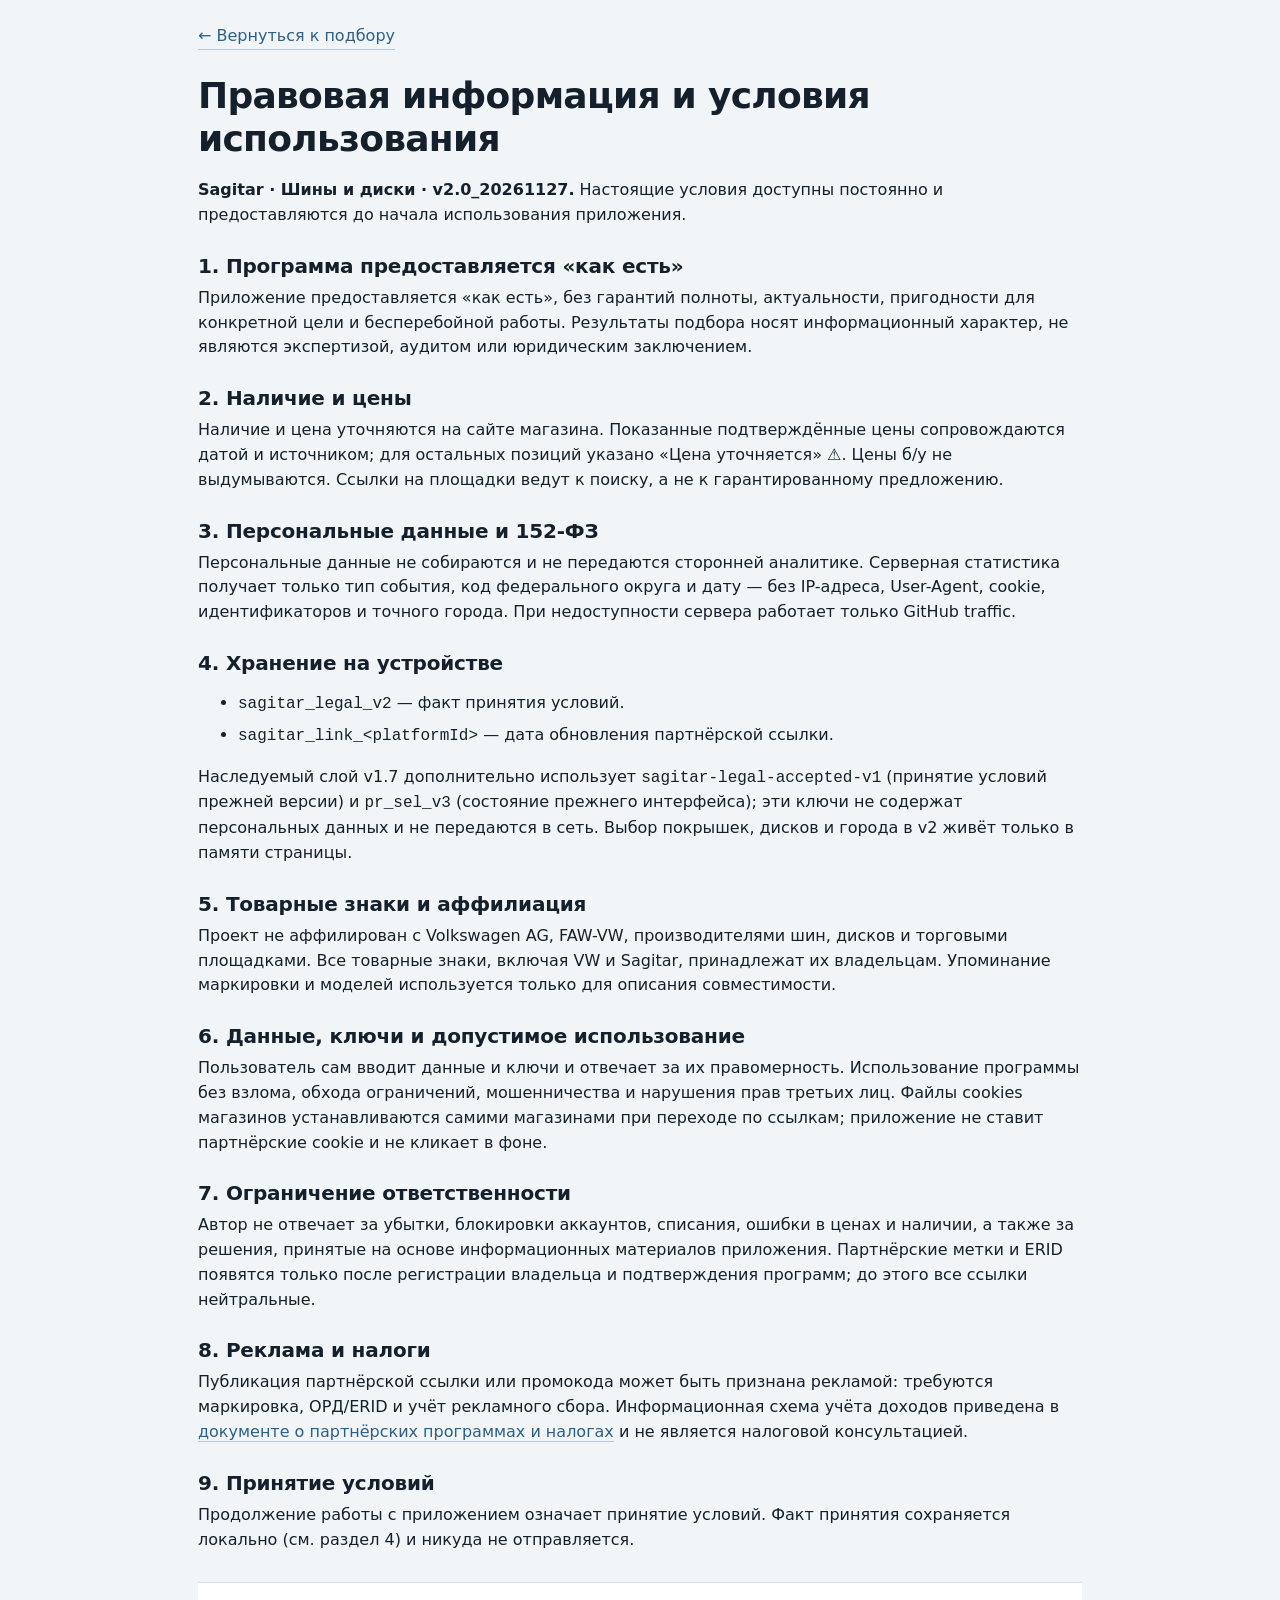
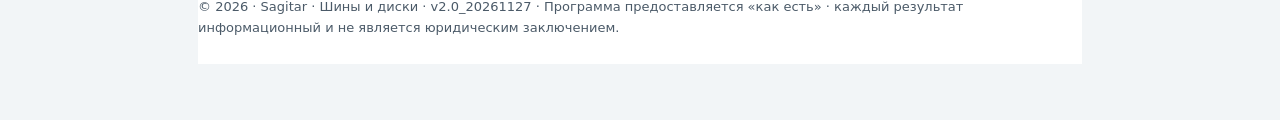
<file: legal.html>
<!DOCTYPE html>
<html lang="ru">
<head>
<meta charset="utf-8">
<meta name="viewport" content="width=device-width, initial-scale=1">
<title>Правовая информация и условия использования · Sagitar · Шины и диски · v2.0_20261127</title>
<meta name="description" content="Условия использования приложения «Sagitar · Шины и диски» v2.0_20261127: как есть, информационный характер, 152-ФЗ, реклама, ERID, товарные знаки.">
<link rel="stylesheet" href="style.css">
<style>
.legal-wrap{max-width:920px;margin:0 auto;padding:24px 18px 60px;font-family:inherit;line-height:1.55}
.legal-wrap h1{font-size:clamp(24px,4vw,36px);margin:10px 0 18px}
.legal-wrap h2{font-size:20px;margin:26px 0 8px}
.legal-wrap p,.legal-wrap li{margin:6px 0}
.legal-wrap .back{display:inline-block;margin-bottom:14px}
.legal-wrap footer{margin-top:30px;border-top:1px solid #d8e1e9;padding-top:14px;font-size:13px}
</style>
</head>
<body>
<main class="legal-wrap">
<a class="back" href="index.html">← Вернуться к подбору</a>
<h1>Правовая информация и условия использования</h1>
<p><b>Sagitar · Шины и диски · v2.0_20261127.</b> Настоящие условия доступны постоянно и предоставляются до начала использования приложения.</p>

<h2>1. Программа предоставляется «как есть»</h2>
<p>Приложение предоставляется «как есть», без гарантий полноты, актуальности, пригодности для конкретной цели и бесперебойной работы. Результаты подбора носят информационный характер, не являются экспертизой, аудитом или юридическим заключением.</p>

<h2>2. Наличие и цены</h2>
<p>Наличие и цена уточняются на сайте магазина. Показанные подтверждённые цены сопровождаются датой и источником; для остальных позиций указано «Цена уточняется» ⚠️. Цены б/у не выдумываются. Ссылки на площадки ведут к поиску, а не к гарантированному предложению.</p>

<h2>3. Персональные данные и 152-ФЗ</h2>
<p>Персональные данные не собираются и не передаются сторонней аналитике. Серверная статистика получает только тип события, код федерального округа и дату — без IP-адреса, User-Agent, cookie, идентификаторов и точного города. При недоступности сервера работает только GitHub traffic.</p>

<h2>4. Хранение на устройстве</h2>
<ul>
<li><code>sagitar_legal_v2</code> — факт принятия условий.</li>
<li><code>sagitar_link_&lt;platformId&gt;</code> — дата обновления партнёрской ссылки.</li>
</ul>
<p>Наследуемый слой v1.7 дополнительно использует <code>sagitar-legal-accepted-v1</code> (принятие условий прежней версии) и <code>pr_sel_v3</code> (состояние прежнего интерфейса); эти ключи не содержат персональных данных и не передаются в сеть. Выбор покрышек, дисков и города в v2 живёт только в памяти страницы.</p>

<h2>5. Товарные знаки и аффилиация</h2>
<p>Проект не аффилирован с Volkswagen AG, FAW-VW, производителями шин, дисков и торговыми площадками. Все товарные знаки, включая VW и Sagitar, принадлежат их владельцам. Упоминание маркировки и моделей используется только для описания совместимости.</p>

<h2>6. Данные, ключи и допустимое использование</h2>
<p>Пользователь сам вводит данные и ключи и отвечает за их правомерность. Использование программы без взлома, обхода ограничений, мошенничества и нарушения прав третьих лиц. Файлы cookies магазинов устанавливаются самими магазинами при переходе по ссылкам; приложение не ставит партнёрские cookie и не кликает в фоне.</p>

<h2>7. Ограничение ответственности</h2>
<p>Автор не отвечает за убытки, блокировки аккаунтов, списания, ошибки в ценах и наличии, а также за решения, принятые на основе информационных материалов приложения. Партнёрские метки и ERID появятся только после регистрации владельца и подтверждения программ; до этого все ссылки нейтральные.</p>

<h2>8. Реклама и налоги</h2>
<p>Публикация партнёрской ссылки или промокода может быть признана рекламой: требуются маркировка, ОРД/ERID и учёт рекламного сбора. Информационная схема учёта доходов приведена в <a href="docs/ПАРТНЁРСКИЕ_ПРОГРАММЫ_И_НАЛОГИ.md">документе о партнёрских программах и налогах</a> и не является налоговой консультацией.</p>

<h2>9. Принятие условий</h2>
<p>Продолжение работы с приложением означает принятие условий. Факт принятия сохраняется локально (см. раздел 4) и никуда не отправляется.</p>

<footer>
© 2026 · Sagitar · Шины и диски · v2.0_20261127 · Программа предоставляется «как есть» · каждый результат информационный и не является юридическим заключением.
</footer>
</main>
</body>
</html>
</file>
<file: style.css>
/* ============ ПОДБОР РЕЗИНЫ · VW Sagitar ============ */
:root{
  --bg:#f2f5f7; --card:#fff; --ink:#14202b; --muted:#4b5a68;
  --line:#dde3e8; --navy:#1c3f5e; --navy2:#2d5f86; --red:#8b2e2e;
  --ok:#1f6b47; --warn:#a8641b; --chip:#e8eef4; --sel:#fff6e0;
  --shadow:0 1px 2px rgba(20,32,43,.06),0 8px 24px rgba(20,32,43,.06);
  --r:14px; --fs:16px;
}
*{box-sizing:border-box}
html{scroll-behavior:smooth}
body{
  margin:0; background:var(--bg); color:var(--ink);
  font:var(--fs)/1.55 "Segoe UI",Roboto,system-ui,-apple-system,Arial,sans-serif;
  -webkit-text-size-adjust:100%;
}
h1,h2,h3,h4{line-height:1.2;margin:0 0 .5em}
h1{font-size:clamp(26px,3.4vw,40px);letter-spacing:-.02em}
h2{font-size:clamp(22px,2.4vw,30px);letter-spacing:-.01em}
h3{font-size:20px}
p{margin:0 0 .9em}
a{color:var(--navy2);text-decoration:none;border-bottom:1px solid rgba(45,95,134,.3)}
a:hover{color:var(--navy);border-bottom-color:var(--navy)}
small,.small{font-size:14px;color:#465563}
.wrap{max-width:1280px;margin:0 auto;padding:0 18px}

/* ---------- шапка: ровно две строки, «Мой набор» — в первой ---------- */
.top{background:#fff;border-bottom:1px solid var(--line);position:sticky;top:0;z-index:50}
.top .wrap{display:grid;grid-template-columns:auto auto 1fr auto;align-items:center;
  gap:2px 10px;padding-top:6px;padding-bottom:6px}
.logo{grid-area:1/1;display:flex;align-items:center;gap:8px;font-size:15px;font-weight:800;letter-spacing:-.01em;white-space:nowrap}
.logo .dot{width:22px;height:22px;border-radius:50%;background:
  radial-gradient(circle at 35% 30%,#4a7ba6,#1c3f5e 60%,#0e2639);box-shadow:inset 0 0 0 3px #fff,0 0 0 1px var(--line)}
.ver{grid-area:1/2;font-size:11px;color:var(--muted);border:1px solid var(--line);padding:1px 6px;border-radius:999px;white-space:nowrap}
.nav{grid-area:2/1/3/5;display:flex;gap:2px;margin-left:0;flex-wrap:nowrap;overflow-x:auto;
  -webkit-overflow-scrolling:touch;scrollbar-width:none}
.nav::-webkit-scrollbar{display:none}
.nav a{font-size:12px;padding:3px 7px;border-radius:7px;color:#33475b;font-weight:600;border:0;white-space:nowrap}
.nav a:hover{background:var(--chip);color:var(--ink)}
.basket-btn{grid-area:1/4;justify-self:end;border:1px solid var(--navy);background:var(--navy);color:#fff;
  border-radius:9px;padding:5px 10px;font-size:12px;font-weight:600;cursor:pointer;white-space:nowrap}
.basket-btn[data-empty="1"]{background:#fff;color:var(--navy)}

/* ---------- hero ---------- */
.hero{padding:34px 0 10px}
.hero .lead{font-size:clamp(17px,1.5vw,20px);color:#29394a;max-width:900px}
.hero-shot{margin:18px 0 0}
.hero-shot img{display:block;width:100%;height:210px;object-fit:cover;object-position:center 42%;
  border:1px solid var(--line);border-radius:12px}
/* Главные параметры подбора — brightest line on the page */
.chips{display:flex;gap:8px;flex-wrap:wrap;margin:14px 0 0}
.chip{background:linear-gradient(135deg,#1c3f5e,#2d5f86);border:1px solid #16344d;border-radius:10px;
  padding:8px 14px;font-size:14px;font-weight:600;color:#eaf3f9;box-shadow:0 2px 6px rgba(20,32,43,.16)}
.chip b{color:#ffe27a;font-size:15px;font-weight:800}
.chip-task{background:linear-gradient(135deg,#fff2b8,#ffd85c);border-color:#d9aa00;color:#4a3500}
.chip-task b{color:#233b52}
.alert{display:flex;gap:14px;align-items:flex-start;background:#fff5f4;border:1px solid #efd3cf;border-left:5px solid var(--red);
  border-radius:12px;padding:16px 18px;margin:18px 0}
.alert .ico{font-size:24px;line-height:1}
.alert h3{margin:0 0 4px;color:var(--red);font-size:17px}

.steps{display:grid;grid-template-columns:repeat(3,1fr);gap:12px;margin:18px 0 0}
.step{background:#fff;border:1px solid var(--line);border-radius:var(--r);padding:14px 16px}
.step .n{display:inline-flex;width:26px;height:26px;border-radius:50%;background:var(--navy);color:#fff;
  align-items:center;justify-content:center;font-weight:700;font-size:14px;margin-bottom:6px}

/* ---------- секции ---------- */
section.block{padding:34px 0;scroll-margin-top:80px}
.card{background:var(--card);border:1px solid var(--line);border-radius:var(--r);box-shadow:var(--shadow)}
.card.pad{padding:22px}
.grid2{display:grid;grid-template-columns:1fr 1fr;gap:16px}
.grid3{display:grid;grid-template-columns:repeat(3,1fr);gap:12px}
.note{background:#f7f9fb;border:1px solid var(--line);border-left:4px solid var(--navy2);border-radius:10px;padding:12px 14px;font-size:14px}
.note.warn{background:#fffaf0;border-left-color:var(--warn)}
.note.bad{background:#fff5f4;border-left-color:var(--red)}
.kv{display:grid;grid-template-columns:auto 1fr;gap:9px 14px;font-size:14px;align-items:start}
/* Иерархия v1.5: значение маркировки — главное и яркое, объяснение — спокойное и читаемое */
.kv dt{color:var(--navy);font-weight:800;font-size:16px;line-height:1.3;background:#eef3f8;
  border:1px solid #cfdce7;border-radius:8px;padding:3px 10px;justify-self:start;white-space:nowrap}
.kv dd{margin:0;color:#465563;font-weight:400;font-size:14px;line-height:1.5}
/* Цветные метки — как на самой шине */
.kv dt.mk-yellow{background:#ffe27a;border-color:#d9aa00;color:#4a3500;box-shadow:inset 0 0 0 2px #fff}
.kv dt.mk-red{background:#ffe3e0;border-color:#cc7a70;color:#8b2e2e;box-shadow:inset 0 0 0 2px #fff}
.kv dt.mk-white{background:#fff;border:2px solid var(--ink);color:var(--ink)}
.kv dt.mk-navy{background:var(--navy);border-color:var(--navy);color:#fff;letter-spacing:.02em}
.kv dt.mk-code{background:#eaf2f9;border-color:#b9cfe0;color:#123a5c;font-variant-numeric:tabular-nums}
.mk-inline{display:inline-block;background:var(--navy);color:#fff;border-radius:5px;padding:0 6px;font-size:13px;font-weight:800;letter-spacing:.02em}
/* Ключевые числа и решения — жёлтым, но внутри обычного текста */
.hl{background:#fff2b8;color:#4a3500;font-weight:800;border-radius:5px;padding:0 5px;box-shadow:0 0 0 1px #e6c65a;white-space:nowrap}
.steps-list{margin:0;padding-left:22px;font-size:15px;line-height:1.6;color:var(--ink)}
.steps-list li{padding:5px 0 5px 6px;border-bottom:1px dashed var(--line)}
.steps-list li:last-child{border-bottom:0}
.steps-list li::marker{color:var(--navy);font-weight:800;font-size:16px}
.steps-list li:first-child{background:#fffbea;border-radius:6px;font-weight:600}
#sec-wheel-article .grid2>.card:nth-child(2) p.small b{font-weight:600;color:var(--ink)}

figure.fig{margin:18px 0}
figure.fig img{width:100%;height:auto;display:block;border:1px solid var(--line);border-radius:12px;background:#fff}
figure.fig figcaption{font-size:13px;color:var(--muted);margin-top:8px}
figure.fig.pair{display:grid;grid-template-columns:1fr 1fr;gap:10px}
figure.fig.pair figcaption{grid-column:1/-1;margin-top:4px}
.zoomable{cursor:zoom-in}

/* ---------- панель инструментов таблицы ---------- */
.toolbar{display:flex;gap:10px;flex-wrap:wrap;align-items:center;padding:14px;border-bottom:1px solid var(--line);background:#fbfcfd;border-radius:var(--r) var(--r) 0 0}
.seg{display:inline-flex;background:#eef2f6;border-radius:10px;padding:3px}
.seg button{border:0;background:transparent;padding:7px 12px;border-radius:8px;font:inherit;font-size:14px;color:var(--muted);cursor:pointer}
.seg button[aria-pressed="true"]{background:#fff;color:var(--ink);box-shadow:0 1px 3px rgba(0,0,0,.1);font-weight:600}
select,input[type=search],input[type=number]{font:inherit;font-size:14px;padding:8px 10px;border:1px solid var(--line);border-radius:9px;background:#fff;color:var(--ink)}
input[type=search]{min-width:210px}
label.inline{display:inline-flex;align-items:center;gap:7px;font-size:14px;color:var(--muted);cursor:pointer}
.spacer{flex:1}
/* ---------- v1.6: сортировка и связь таблиц ---------- */
.sort-panel{display:flex;gap:10px 14px;flex-wrap:wrap;align-items:center;padding:12px 14px;background:#f4f8fc;border-bottom:1px solid var(--line)}
.sort-panel label{display:inline-flex;align-items:center;gap:6px;font-size:13px;color:var(--muted)}
.sort-panel input[type=number]{width:150px}
.sort-panel select[multiple]{min-width:150px;height:auto;padding:2px}
.sort-panel button,.offer-chip button{font:inherit;font-size:13px;padding:6px 9px;border:1px solid var(--line);border-radius:8px;background:#fff;color:var(--ink);cursor:pointer}
.shop-total{font-size:13px;font-weight:700;color:var(--navy2)}
.offer-chip{display:inline-flex;align-items:center;gap:8px;padding:4px 8px;border-radius:8px;background:#eef3f8;font-size:13px;color:var(--ink)}
.offer-chip[hidden]{display:none}
.btn{border:1px solid var(--line);background:#fff;border-radius:9px;padding:8px 13px;font:inherit;font-size:14px;cursor:pointer;color:var(--ink)}
.btn:hover{background:var(--chip)}
.btn.primary{background:var(--navy);border-color:var(--navy);color:#fff;font-weight:600}
.btn.primary:hover{background:#16324b}
.btn.ghost{border-color:transparent;color:var(--navy2)}

/* ---------- таблица ---------- */
.tbl-scroll{overflow:auto;max-height:78vh;border-radius:0 0 var(--r) var(--r)}
table.tbl{border-collapse:separate;border-spacing:0;width:100%;font-size:14px;min-width:1080px}
table.tbl th,table.tbl td{padding:9px 10px;border-bottom:1px solid var(--line);text-align:left;vertical-align:middle;background:#fff}
table.tbl thead th{position:sticky;top:0;z-index:3;background:#f4f7f9;font-size:12px;text-transform:uppercase;letter-spacing:.04em;color:#4a5866;font-weight:700;white-space:nowrap;cursor:pointer;user-select:none;border-bottom:1px solid #cfd8df}
table.tbl thead th:hover{background:#e9eff4}
table.tbl thead th .arr{opacity:.35;font-size:10px;margin-left:3px}
table.tbl thead th[data-dir] .arr{opacity:1;color:var(--navy)}
table.tbl tbody tr:hover td{background:#f8fafc}
table.tbl tbody tr.is-selected td{background:var(--sel)}
table.tbl tbody tr.group-row td{background:#eef3f7;font-weight:700;font-size:13px;color:var(--navy);position:static;padding-top:14px;padding-bottom:8px}
th.sticky,td.sticky{position:sticky;left:0;z-index:2;box-shadow:1px 0 0 var(--line);background:#fff}
th.sticky{z-index:4;background:#f4f7f9}
td.sticky+.sticky{box-shadow:1px 0 0 var(--line),6px 0 8px -6px rgba(20,32,43,.12)}
table.tbl tbody tr:hover td.sticky{background:#f8fafc}
table.tbl tbody tr.is-selected td.sticky{background:var(--sel)}
td.num,th.num{text-align:right;font-variant-numeric:tabular-nums}
.name{font-weight:700;color:var(--navy);cursor:pointer;border-bottom:0}
.name:hover{text-decoration:underline}
.brand{color:var(--muted);font-weight:500}
.tag{display:inline-block;font-size:11px;font-weight:700;padding:2px 7px;border-radius:999px;background:var(--chip);color:#33475b;white-space:nowrap}
.tag.stud{background:#e8f0fb;color:#1c3f5e}
.tag.fric{background:#eaf4ee;color:#1f6b47}
.tag.size16{background:#fdf2e3;color:#8a5a12}
.tag.size17{background:#f3e9fb;color:#5b3a7e}
.tag.dim{background:#eef1f3;color:#6b7785}
.tag.good{background:#e7f4ec;color:#1f6b47}
.tag.bad{background:#fdeceb;color:#8b2e2e}
.tag.shop{background:#eef3f8;color:#1c3f5e;cursor:pointer}
.check{width:20px;height:20px;accent-color:#1c3f5e;cursor:pointer}
.bar{position:relative;height:20px;min-width:110px;background:#f0f3f6;border-radius:5px;overflow:hidden}
.bar>i{display:block;height:100%;background:linear-gradient(90deg,#2d5f86,#1c3f5e);border-radius:5px}
.bar>span{position:absolute;right:6px;top:0;line-height:20px;font-size:11px;font-weight:700;color:#14202b;
  background:rgba(255,255,255,.82);padding:0 4px;border-radius:3px}
.bar.b-ice>i{background:linear-gradient(90deg,#4a86b8,#1c3f5e)}
.bar.b-snow>i{background:linear-gradient(90deg,#7fa8c9,#2d5f86)}
.bar.b-noise>i{background:linear-gradient(90deg,#c9a06a,#8b5a2b)}
.buy{font-weight:700;white-space:nowrap}
.linkcell{cursor:pointer}
.linkcell:hover b{text-decoration:underline;color:var(--navy)}
.tag[data-size]{cursor:pointer}
.tag[data-size]:hover{filter:brightness(.95);text-decoration:underline}
.muted{color:var(--muted)}

/* ---------- веса и пресеты: компактный блок, прилипший к верху таблицы (v1.5) ---------- */
#sec-tires .card>.weight-box{position:sticky;top:66px;z-index:20;padding:6px 12px;
  background:var(--card);border-bottom:1px solid var(--line);box-shadow:0 3px 8px rgba(20,32,43,.05)}
.weight-box .preset-row{display:flex;gap:5px;flex-wrap:wrap;margin-bottom:4px}
.weight-box .preset-row .btn{font-size:11px;padding:3px 7px}
.weight-box .preset-row .btn[aria-pressed="true"]{background:var(--navy);border-color:var(--navy);color:#fff;font-weight:700}
.weight-rows{display:grid;grid-template-columns:repeat(2,minmax(0,1fr));column-gap:16px}
.weight-row{display:grid;grid-template-columns:90px 1fr 40px;gap:7px;align-items:center;padding:1px 0;font-size:12px}
.weight-row input[type=range]{width:100%;accent-color:var(--navy)}
.weight-row b{text-align:right;font-size:12px;font-weight:700;font-variant-numeric:tabular-nums}
#sec-tires .weight-box .legend-line{display:block;font-size:11px;line-height:1.3;padding:3px 0 0;
  border-top:0;background:transparent;white-space:nowrap;overflow:hidden;text-overflow:ellipsis}
.src-url{display:block;max-width:250px;overflow-wrap:anywhere;word-break:break-all;font-size:11px;color:var(--muted)}
#sec-fitters{scroll-margin-top:80px}
#fitter-body{margin:10px 0 22px}
/* Расстояние и время — отдельными строками; кнопки маршрутов — сразу под адресом, по левому краю */
#fitter-body td.fitter-addr{padding-bottom:9px;vertical-align:top}
#fitter-body .fitter-addr-txt{display:block;line-height:1.35}
#fitter-body .fitter-addr .route-buttons{max-width:100%}
#fitter-body .fitter-time{display:block;font-size:13px;color:var(--muted);margin-top:3px;white-space:nowrap}
/* Единый шаблон кнопок проезда во всех таблицах точек покупки: под текстом, слева */
.route-buttons{display:inline-flex;gap:4px;flex-wrap:wrap;justify-content:flex-start;margin-top:6px}
.route-buttons .btn{font-size:11px;font-weight:700;padding:4px 6px;line-height:1.1;white-space:nowrap}
td.route-cell{padding-bottom:9px;vertical-align:top}
td.route-cell .route-buttons{max-width:100%}
.route-time{display:block;font-size:13px;color:var(--muted);margin-top:3px;white-space:nowrap}

/* ---------- карточка товара ---------- */
.detail{margin:16px 0;border:1px solid var(--navy);border-radius:var(--r);background:#fff;box-shadow:0 10px 40px rgba(20,32,43,.12);overflow:hidden;scroll-margin-top:80px}
.detail-h{display:flex;gap:14px;align-items:flex-start;padding:18px 20px;background:linear-gradient(180deg,#f8fbfd,#eef4f8);border-bottom:1px solid var(--line)}
.detail-h h3{margin:0}
.detail-h .x{margin-left:auto}
.detail-body{padding:18px 20px;display:grid;grid-template-columns:1.1fr 1fr;gap:22px}
.specs{display:grid;grid-template-columns:1fr 1fr;gap:10px 16px;font-size:15px}
.specs div{border-bottom:1px dashed var(--line);padding-bottom:8px;font-weight:700;color:var(--ink)}
.specs b{display:block;font-size:11px;color:#5b6a78;text-transform:uppercase;letter-spacing:.04em;font-weight:500}
.shoplist{display:flex;flex-direction:column;gap:10px}
.shoprow{border:1px solid var(--line);border-radius:11px;padding:12px 14px;background:#fcfdfe}
.shoprow .top-line{display:flex;gap:10px;align-items:baseline;flex-wrap:wrap}
.shoprow .nm{font-weight:700}
.shoprow .addr{font-size:13px;color:var(--muted);margin:3px 0 8px}
.shoprow .acts{display:flex;gap:8px;flex-wrap:wrap}
.shoprow .price{font-weight:800;font-size:17px;color:var(--ink)}
.legend-line{display:flex;gap:14px;flex-wrap:wrap;font-size:13px;color:#465563;padding:10px 14px;border-top:1px solid var(--line);background:#fbfcfd}

/* ---------- графики ---------- */
.chart{padding:16px 18px}
.chart h4{margin:0 0 2px;font-size:16px}
.chart .sub{font-size:12px;color:var(--muted);margin-bottom:12px}
.crow{display:grid;grid-template-columns:190px 1fr 64px;gap:10px;align-items:center;padding:4px 0;cursor:pointer;border-radius:6px}
.crow:hover{background:#f6f9fb}
.crow .lbl{font-size:13px;font-weight:600;color:var(--navy);white-space:nowrap;overflow:hidden;text-overflow:ellipsis}
.crow .track{display:block;height:18px;background:#f1f4f7;border-radius:4px;overflow:hidden}
.crow .fill{display:block;height:100%;border-radius:4px;background:linear-gradient(90deg,#4a86b8,#1c3f5e);min-width:2px;transition:width .3s}
.crow .val{font-size:13px;font-weight:800;font-variant-numeric:tabular-nums;text-align:right;color:var(--ink)}
.crow.best .fill{background:linear-gradient(90deg,#2f8a5e,#1f6b47)}
.chart .axis{display:flex;justify-content:space-between;font-size:11px;color:var(--muted);margin:6px 74px 0 200px;border-top:1px solid var(--line);padding-top:4px}

/* ---------- баннер набора ---------- */
.basket{position:fixed;left:0;right:0;bottom:0;z-index:60;background:#14202b;color:#fff;transform:translateY(110%);transition:transform .25s}
.basket.open{transform:none}
body.has-basket{padding-bottom:66px}
.basket .wrap{display:flex;gap:12px;align-items:center;padding:10px 18px;flex-wrap:wrap}
.basket .txt{font-size:14px}
.basket .txt b{color:#ffd479}
.basket button{border:0;border-radius:9px;padding:9px 14px;font:inherit;font-weight:700;cursor:pointer}
.basket .go{background:#ffd479;color:#14202b}
.basket .clr{background:transparent;color:#c9d3dc;border:1px solid #3a4c5c}

/* ---------- Сергей ---------- */
.sergey{background:#fff;border-radius:var(--r);padding:26px;border:1px solid var(--line)}
.sergey h2{font-size:30px;margin:0 0 6px}
.sergey .when{font-size:18px;color:var(--red);font-weight:700;margin-bottom:18px}
.s-card{border:3px solid #14202b;border-radius:14px;padding:18px;margin:0 0 14px}
.s-card .role{font-size:15px;text-transform:uppercase;letter-spacing:.06em;color:#5d6b78;font-weight:700}
.s-card .ttl{font-size:clamp(24px,3vw,34px);font-weight:800;line-height:1.15;margin:2px 0 6px}
.s-card .sz{font-size:clamp(20px,2.4vw,26px);font-weight:700;color:var(--navy)}
.s-card .addr{font-size:clamp(18px,2.1vw,23px);margin:10px 0}
.s-card .nav-big{display:inline-block;background:#14202b;color:#fff;border:0;border-radius:10px;padding:12px 18px;font-size:20px;font-weight:700;margin:6px 8px 0 0}
.s-card .tel-big{display:inline-block;background:#eef3f7;color:#14202b;border-radius:10px;padding:12px 18px;font-size:20px;font-weight:700;margin:6px 0 0}
.s-empty{font-size:18px;color:var(--muted);border:2px dashed var(--line);border-radius:12px;padding:22px;text-align:center}
.s-check{font-size:18px;padding-left:26px;position:relative;margin:6px 0}
.s-check:before{content:"✓";position:absolute;left:0;color:#1f6b47;font-weight:800}

/* ---------- купить: прямые ссылки ---------- */
.buy-group{margin:0 0 18px}
.buy-group>h3{margin:0 0 8px;color:var(--navy)}
.buy-grid{display:grid;grid-template-columns:repeat(auto-fit,minmax(300px,1fr));gap:10px}
.buy-link{display:block;border:1px solid var(--line);border-left:4px solid var(--navy);border-radius:10px;
  padding:12px 14px;background:#fff;text-decoration:none;color:inherit;min-width:0}
.buy-link:hover{border-color:var(--navy);box-shadow:0 3px 12px rgba(20,32,43,.09)}
.buy-link b{display:block;font-size:16px;font-weight:800;color:var(--navy);line-height:1.3;margin-bottom:5px}
.buy-link span{display:block;font-size:13px;color:#33434f;margin-bottom:5px}
.buy-link small{display:block;font-size:11px;color:var(--muted);word-break:break-all}

/* ---------- отдельные диски и варианты комплектов ---------- */
.grp{display:inline-block;font-size:11px;font-weight:700;padding:2px 8px;border-radius:999px;
  background:#eef3f8;color:#1c3f5e;white-space:nowrap;margin-bottom:4px}
.grp.cast{background:#f3e9fb;color:#5b3a7e}
.grp.steel{background:#fdf2e3;color:#8a5a12}
.var-name{font-weight:800;color:var(--navy);font-size:15px;line-height:1.25}
.var-total{font-size:18px;font-weight:800;color:var(--navy);white-space:nowrap}
.src-url{word-break:break-all;font-size:11px;color:var(--muted)}
.no-data{padding:22px;text-align:center;color:#5d6b78}

/* ---------- футер ---------- */
footer{border-top:1px solid var(--line);background:#fff;margin-top:40px;padding:26px 0;font-size:13px;color:var(--muted)}
footer .wrap{display:flex;gap:18px;flex-wrap:wrap;align-items:center}
footer a{border-bottom:0}

/* ---------- модалка ---------- */
.modal{position:fixed;inset:0;background:rgba(10,18,26,.55);display:none;z-index:100;padding:20px;overflow:auto}
.modal.open{display:block}
.modal .sheet{max-width:860px;margin:40px auto;background:#fff;border-radius:16px;padding:26px 28px;position:relative}
.modal .sheet h2{margin-top:0}
.modal .x{position:absolute;right:14px;top:12px;border:0;background:#eef2f6;width:34px;height:34px;border-radius:50%;font-size:18px;cursor:pointer}
.modal[data-first="1"] .x{display:none}
.modal .accept{display:block;margin:18px 0 0;padding:12px 22px;border:0;border-radius:10px;
  background:var(--navy);color:#fff;font:inherit;font-weight:700;cursor:pointer}
.modal .accept:hover{background:var(--navy2)}
body.legal-lock{overflow:hidden}

/* ---------- tables fit the screen: no horizontal scroll where there is room ---------- */
@media (max-width:1100px){
  table.tbl th,table.tbl td{padding:7px 5px}
  .col-traffic{display:none}
}

/* ---------- мобильный ---------- */
@media (max-width:980px){
  .grid2,.grid3,.steps{grid-template-columns:1fr}
  .detail-body{grid-template-columns:1fr}
  .nav{width:100%;margin-left:0;overflow:auto;flex-wrap:nowrap;-webkit-overflow-scrolling:touch;scrollbar-width:none}
  .nav::-webkit-scrollbar{display:none}
  .nav a{white-space:nowrap}
  .crow{grid-template-columns:130px 1fr 56px}
  .chart .axis{margin-left:140px;margin-right:66px}
  figure.fig.pair{grid-template-columns:1fr}
}
@media (max-width:640px){
  :root{--fs:15px}
  .wrap{padding:0 12px}
  .top .wrap{gap:2px 5px}
  .logo{font-size:12px;gap:5px}
  .logo .dot{width:16px;height:16px}
  .ver{font-size:9px;padding:1px 3px;max-width:90px;overflow:hidden;text-overflow:ellipsis}
  .ver-full{display:none}
  .basket-btn{padding:6px 8px;font-size:12px}
  table.tbl{min-width:860px}
  .toolbar{padding:10px}
  input[type=search]{min-width:140px;flex:1}
  .seg button{padding:7px 9px;font-size:13px}
  /* Юридический щит: кнопка принятия остаётся доступной без прокрутки. */
  .modal{padding:10px 12px}
  .modal .sheet{margin:50px auto 10px;padding:18px 18px 20px;max-height:calc(100dvh - 60px);overflow:auto}
  .modal .accept{position:sticky;bottom:0;width:100%;margin-top:14px;z-index:2}
}

/* ---------- печать ---------- */
@media print{
  @page{size:A4 portrait;margin:10mm}
  body{background:#fff;font-size:12pt}
  .top,.nav,.hero,.toolbar,.basket,.detail,.modal,footer,.no-print,section.block:not(#sec-sergey){display:none !important}
  #sec-sergey{display:block !important;padding:0}
  #sergey-print{display:block !important;padding:0}
  #sergey-body{column-count:2;column-gap:7mm}
  #sergey-body>h2,#sergey-body>.when,#sergey-body>.note{column-span:all}
  .s-card{break-inside:avoid;page-break-inside:avoid;margin-bottom:5mm}
  .sergey{padding:0;border:0}
  .s-card{border-width:2px;break-inside:avoid;page-break-inside:avoid;margin-bottom:6mm;padding:10px 12px}
  .s-card .role{font-size:9pt}
  .s-card .ttl{font-size:16pt}
  .s-card .sz{font-size:12pt}
  .s-card .addr{font-size:11pt;margin:5px 0}
  .nav-big,.tel-big{background:#fff !important;color:#000 !important;border:2px solid #000 !important;font-size:11pt !important;padding:4px 10px !important}
  .tel-big{display:none !important}
  .s-check{font-size:11pt;margin:3px 0}
  a{color:#000;text-decoration:none}
  .sergey h2{font-size:17pt;margin-bottom:2px}
  .sergey .when{font-size:11pt;margin-bottom:8px}
  .print-figs{grid-template-columns:1fr !important;gap:0;margin-top:6mm}
  .print-figs figure.fig{break-inside:avoid;page-break-inside:avoid;margin:0 0 4mm}
  .print-figs figure.fig img{width:100%;max-height:150mm;object-fit:contain;border:1px solid #999}
  .print-figs figure.fig figcaption{font-size:9pt}
  figure.fig.pair{grid-template-columns:1fr 1fr;gap:2mm}
  figure.fig.pair img{max-height:95mm;object-fit:contain}
  #fitter-body{font-size:8pt;margin-bottom:5mm;break-inside:avoid;page-break-inside:avoid}
  #fitter-body table.tbl{min-width:0!important;font-size:8pt}
  #fitter-body th,#fitter-body td{padding:3px 5px}
  #fitter-body .btn{display:none!important}
  #fitter-body td.fitter-addr{padding-bottom:3px!important}
  #fitter-body .fitter-time{font-size:8pt;margin-top:0}
  #fitter-body .tag{font-size:7pt}
  .route-buttons{display:none!important}
  td.route-cell{padding-bottom:3px!important}
  .route-time{font-size:8pt;margin-top:0}
}
</file>
